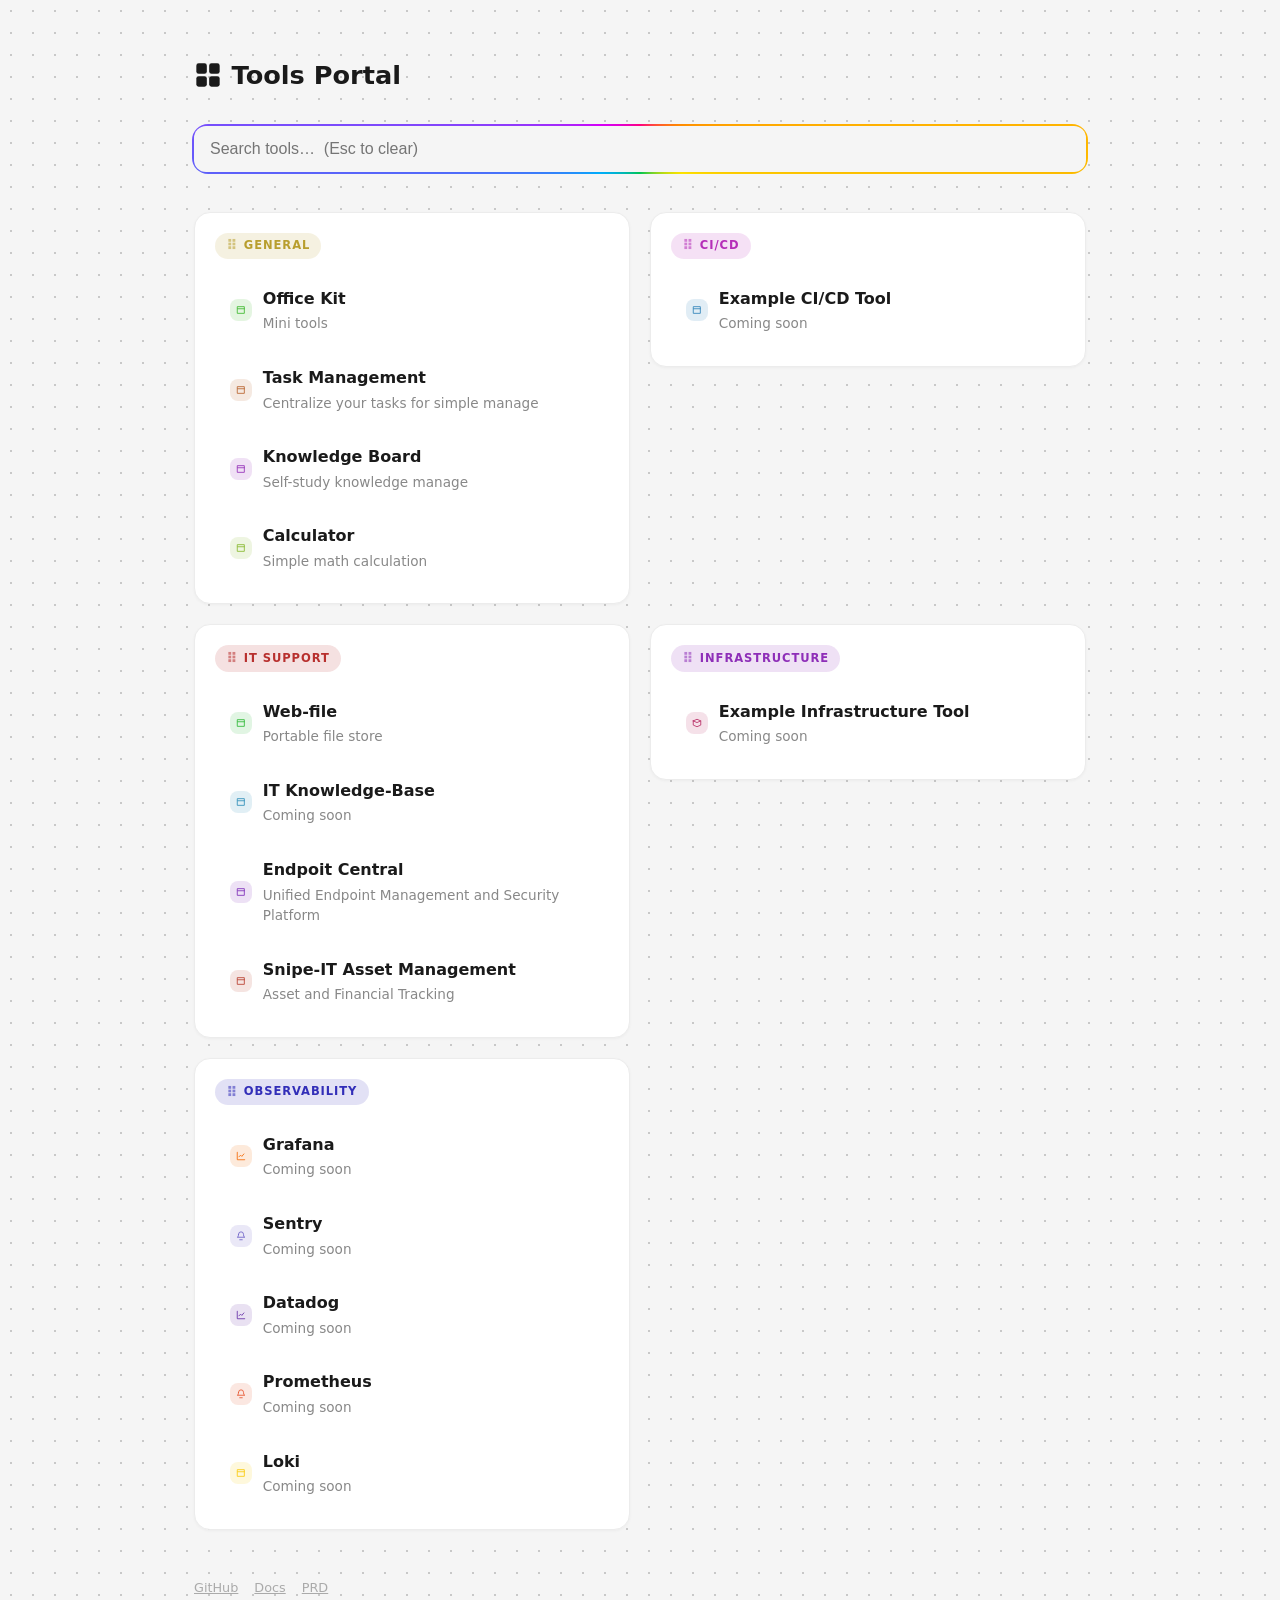
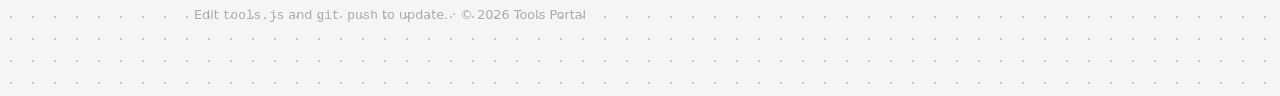
<file: index.html>
<!doctype html>
<html lang="en">
<head>
  <meta charset="utf-8">
  <meta name="viewport" content="width=device-width, initial-scale=1">
  <meta http-equiv="Content-Security-Policy"
        content="default-src 'self'; img-src 'self' data:; object-src 'none'; base-uri 'none'; frame-ancestors 'none'">
  <title>Tools Portal</title>
  <link rel="stylesheet" href="style.css">
</head>
<body>
  <header>
    <h1>
      <svg class="logo" viewBox="0 0 24 24" width="28" height="28" aria-hidden="true">
        <rect x="2" y="2" width="9" height="9" rx="2"/>
        <rect x="13" y="2" width="9" height="9" rx="2"/>
        <rect x="2" y="13" width="9" height="9" rx="2"/>
        <rect x="13" y="13" width="9" height="9" rx="2"/>
      </svg>
      Tools Portal
    </h1>
  </header>
  <div class="search-wrap">
    <div class="search-border">
      <input id="search" type="search" placeholder="Search tools…  (Esc to clear)" autofocus
             autocomplete="off" aria-label="Search tools">
    </div>
  </div>
  <main id="tools"></main>
  <footer>
    <nav>
      <a href="https://github.com">GitHub</a>
      <a href="docs/">Docs</a>
      <a href="prd.md">PRD</a>
    </nav>
    <p>Edit <code>tools.js</code> and <code>git push</code> to update. &middot; &copy; <span id="year"></span> Tools Portal</p>
  </footer>
  <script src="tools.js"></script>
</body>
</html>
</file>
<file: style.css>
:root { --gap: 1.25rem; --fg: #1a1a1a; --muted: #888; --line: #ececec; }
* { box-sizing: border-box; }
body {
  margin-inline: auto; max-width: 940px; padding: 2rem 1.5rem 4rem;
  font: 16px/1.5 system-ui, sans-serif; color: var(--fg);
  background-color: #f5f5f5;
  background-image: radial-gradient(circle, #c8c8c8 1px, transparent 1px);
  background-size: 22px 22px;
}
header { background-color: transparent; padding-block: 1rem; margin-bottom: 0; }
h1 { margin: 0; font-size: 1.6rem; font-weight: 700; display: flex; align-items: center; gap: .6rem; }
.logo { fill: var(--fg); flex: none; }
@property --angle {
  syntax: '<angle>';
  initial-value: 0deg;
  inherits: false;
}
@keyframes border-spin { to { --angle: 360deg; } }

.search-wrap {
  position: sticky; top: 0; z-index: 1;
  background-color: transparent;
  padding-block: 1rem;
  margin-bottom: 1.5rem;
}
.search-border {
  position: relative;
  border-radius: 14px;
}
.search-border::before {
  content: '';
  position: absolute;
  inset: -2px;
  border-radius: 16px;
  background: conic-gradient(from var(--angle), #ff0080, #ff8c00, #ffe600, #00c853, #00b0ff, #d500f9, #ff0080);
  animation: border-spin 4s linear infinite;
  z-index: 0;
}
#search {
  position: relative; z-index: 1;
  width: 100%; padding: .85rem 1rem; font-size: 1rem;
  border: none; border-radius: 12px; background: #f5f5f5;
  box-shadow: 0 1px 2px rgba(0,0,0,.03);
}
#search:focus { outline: none; }
#tools { display: grid; grid-template-columns: repeat(auto-fill, minmax(290px, 1fr)); gap: var(--gap); align-items: start; }
section { background: #fff; border: 1px solid var(--line); border-radius: 16px; padding: var(--gap); box-shadow: 0 1px 3px rgba(0,0,0,.04); }
@keyframes cat-blink { 50% { opacity: .55; } }
section h2 {
  display: inline-flex; align-items: center; gap: .4rem;
  font-size: .72rem; text-transform: uppercase; letter-spacing: .08em;
  margin: 0 0 1rem;
  padding: .28rem .7rem; border-radius: 999px;
  color: var(--cat, #999);
  background: color-mix(in srgb, var(--cat, #999) 14%, transparent);
  animation: cat-blink 1.6s ease-in-out infinite;
}
section h2 .grip {
  cursor: grab; user-select: none; letter-spacing: 0;
  opacity: .55; font-size: .9rem; line-height: 1;
}
section h2 .grip:active { cursor: grabbing; }
section.dragging { opacity: .5; box-shadow: 0 6px 20px rgba(0,0,0,.15); }
@media (prefers-reduced-motion: reduce) { section h2 { animation: none; } }
.grid { display: grid; gap: .5rem; }
.tool { display: flex; gap: .7rem; align-items: center; padding: .7rem .85rem; border-radius: 10px; text-decoration: none; color: inherit; border: 1px solid transparent; transition: border-color .12s, box-shadow .12s; }
.tool:hover { border-color: var(--c, #888); box-shadow: 0 0 0 3px color-mix(in srgb, var(--c, #888) 22%, transparent); }
.tool .ico { flex: none; padding: 6px; border-radius: 8px; color: var(--c); background: color-mix(in srgb, var(--c) 14%, transparent); fill: none; stroke: currentColor; stroke-width: 2; stroke-linecap: round; stroke-linejoin: round; }
.tool .name { font-weight: 600; }
.tool .desc { color: var(--muted); font-size: .85rem; margin-top: .15rem; }
footer { margin-top: 3rem; color: #aaa; font-size: .8rem; }
footer nav { display: flex; gap: 1rem; margin-bottom: .5rem; }
footer a { color: inherit; }
footer p { margin: 0; }
.hidden { display: none; }
</file>
